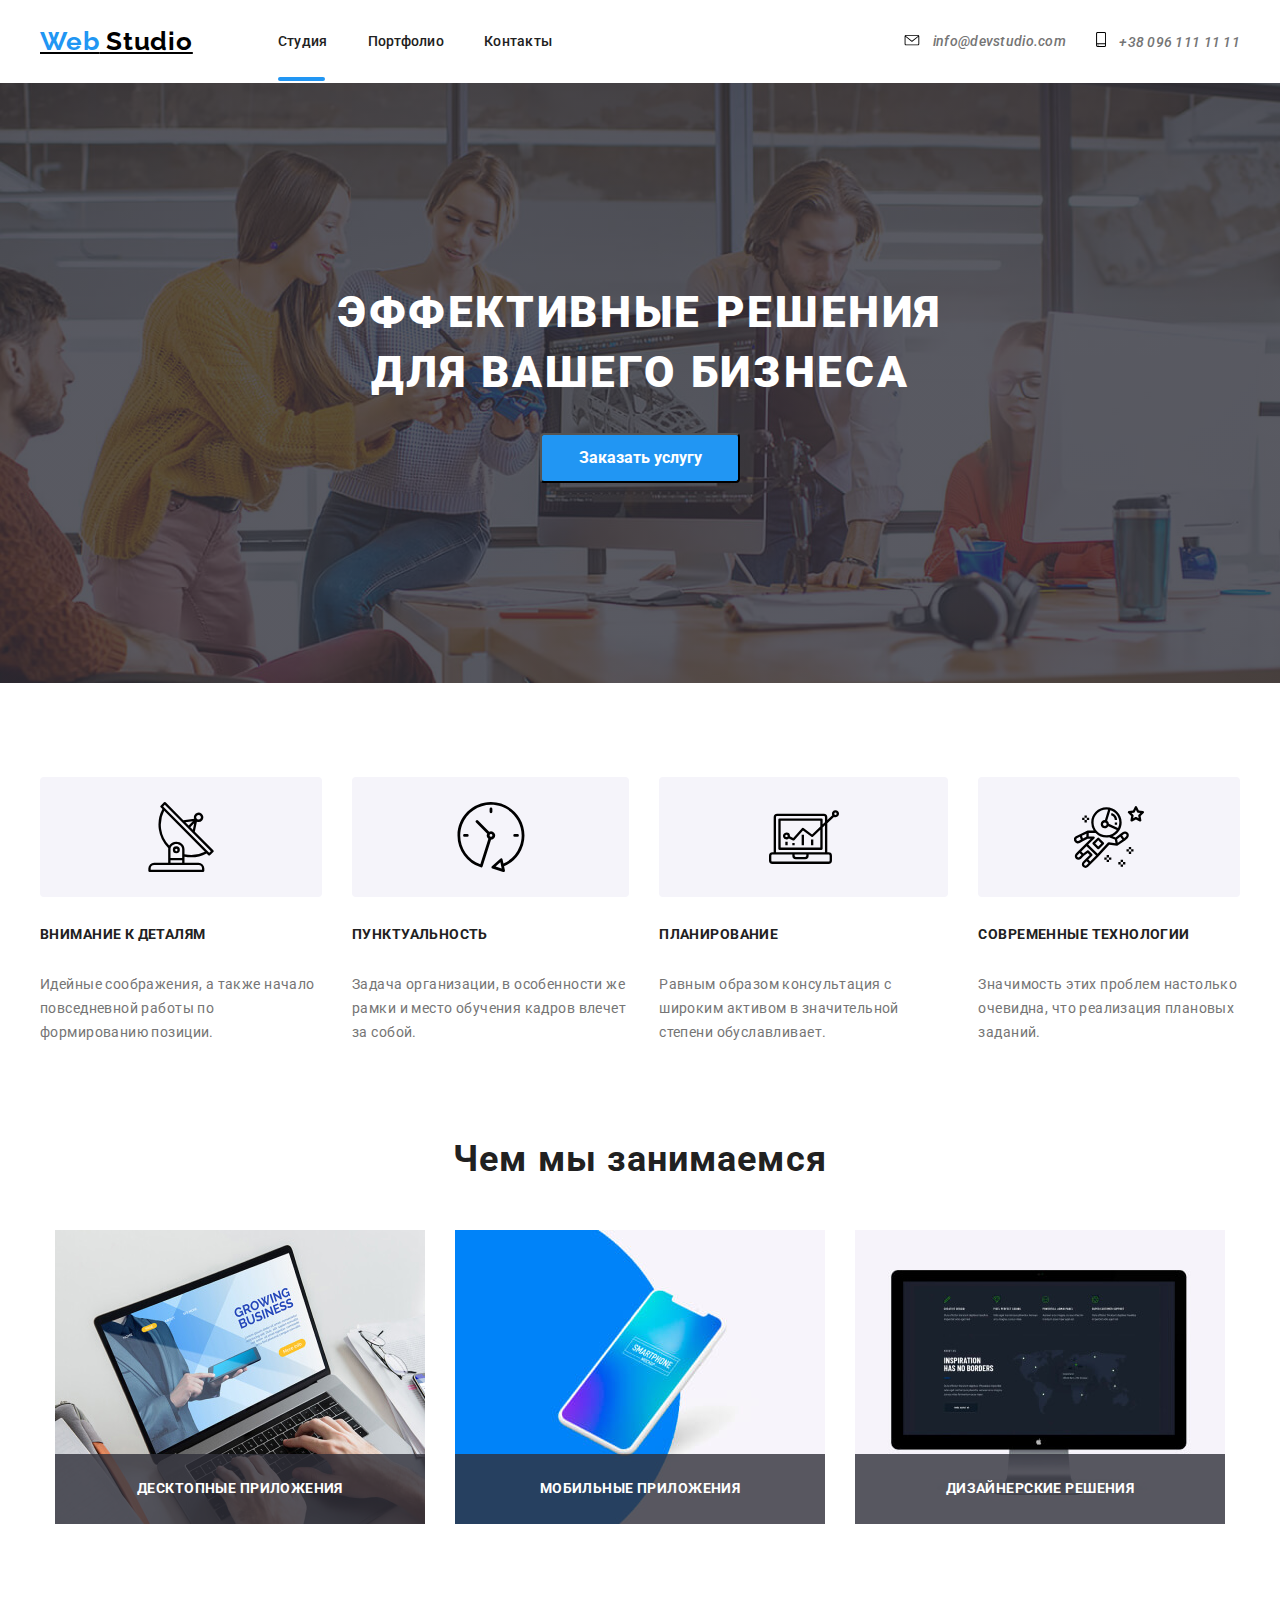
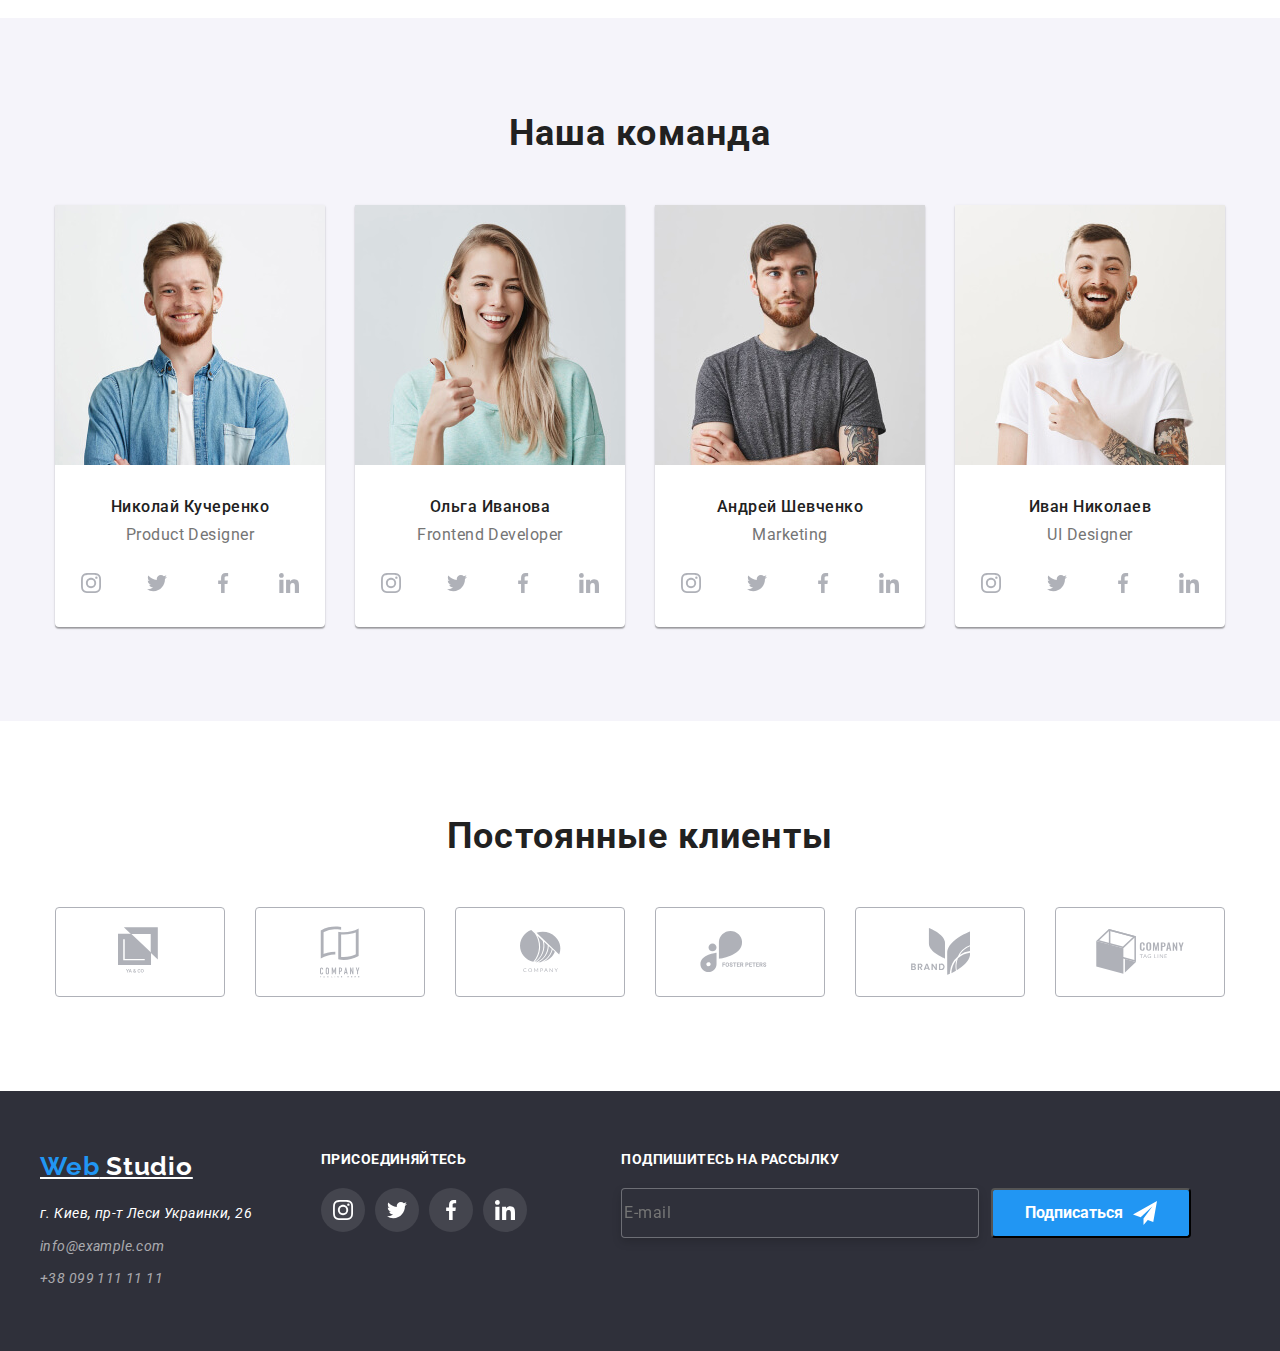
<file: index.html>
<!DOCTYPE html>
<html lang="ru">
<head>
    <meta charset="UTF-8">
    <meta name="viewport" content="width=device-width, initial-scale=1.0">
    <title lang="en">Web Studio</title>
    <link href="https://fonts.googleapis.com/css2?family=Raleway:wght@700&family=Roboto:wght@400;500;700;900&display=swap" rel="stylesheet">
    <link rel="stylesheet" href="./css/main.min.css">
</head>
<body>
    <!-- панель навигации сайта -->
    <header class="header">
        <div class="container">
            <nav class="navigation">
                <a class="logo" href="./index.html" aria-label="Логотип"> <span class="logo-part">Web</span> Studio</a>
                <ul class="navigation-list list">
                    <li class="navigation-list-item">
                        <a class="navigation-list-link link-after-studio link" href="./index.html">Студия</a>
                      </li>
    
                    <li class="navigation-list-item">
                        <a class="navigation-list-link link" href="./portfolio.html">Портфолио</a>
                      </li>
    
                    <li class="navigation-list-item">
                        <a class="navigation-list-link link" href="">Контакты</a>
                      </li>
                </ul>
            </nav> 

            <address class="header-address">
                <ul class="address-menu list">
                    <li class="header-address-main-link">
                        <a class="header-main-link link" href="">
                            <svg class="header-main-link-svg">
                            <use href="./images/sprite.svg#icon-envelope"></use>
                            </svg>
                        info@devstudio.com</a>
                    </li>
                    <li class="header-address-main-tel">                        
                        <a class="header-tel-link link" href="tel:+380961111111">
                            <svg class="header-tel-link-svg">
                            <use href="./images/sprite.svg#icon-smartphone"></use>
                            </svg>
                            +38 096 111 11 11</a>
                    </li>
                </ul>
            </address>
        </div>
    </header>
    <main>
        <!-- hero секция -->
        <section class="hero">
            <div class="container">
                <h1 class="hero-title">Эффективные решения <br> для вашего бизнеса</h1>
                <button class="modal-btn" data-modal-open>Заказать услугу</button>
            </div>

            <div class="backdrop is-hidden" data-modal >
                <form action="#" class="modal-form">
                    <h2 class="modal-form-tittle">Оставьте свои данные, мы вам перезвоним</h2>
                    <button data-modal-close type="button" class="modal-close-btn">
                        <svg class="modal-close-btn-svg">
                            <use href="./images/sprite.svg#icon-close-black"></use>
                        </svg>
                    </button>
                    <div class="modal-form-input-wrapper">
                        <input
                         type="text" 
                         name="user-name" 
                         id="user-modal-name" 
                         class="modal-form-input" 
                         placeholder=" ">
                        <label class="modal-form-lable" for="">Имя*</label>
                        <svg class="modal-form-svg-person">
                            <use href="./images/sprite.svg#icon-person"></use>
                        </svg>
                    </div>

                    <div class="modal-form-input-wrapper">
                        <input
                         type="tel" 
                         name="user-tel" 
                         id="user-modal-tel" 
                         class="modal-form-input" 
                         placeholder=" ">
                        <label class="modal-form-lable" for="">Телефон*</label>
                        <svg class="modal-form-svg-phone">
                            <use href="./images/sprite.svg#icon-e-mail"></use>
                        </svg>
                    </div>

                    <div class="modal-form-input-wrapper">
                        <input
                         type="email" 
                         name="user-email" 
                         id="user-modal-email" 
                         class="modal-form-input" 
                         placeholder=" ">
                        <label class="modal-form-lable" for="">Почта*</label>
                        <svg class="modal-form-svg-e-mail">
                            <use href="./images/sprite.svg#icon-phone"></use>
                        </svg>
                    </div>

                    <textarea name="user-message" class="modal-form-message" placeholder="Комментарий"></textarea>
                    <label class="modal-form-option-label">
                        <input 
                        type="checkbox" 
                        name="policy" 
                        value="accept-policy" 
                        class="modal-form-checkbox">
                        <span class="modal-form-custom-checkbox">
                            <svg class="modal-form-checkbox-svg">
                                <use href="./images/sprite.svg#icon-check"></use>
                            </svg>
                        </span>                        
                        <sapn class="modal-form-option-span">Соглашаюсь с рассылкой и принимаю <a class="modal-form-option-link" href="">Условия договора</a></sapn>
                    </label>

                    <button type="submit" class="modal-form-button">Отправить</button>
                </form>
            </div>

        </section>

        <!-- о нас -->
        <section class="abot-us">
            <div class="container">
                <h2 class="abut-us-title"hidden>О нас</h2>
                <ul class="description-list list">
                    <li class="description-list-item list">
                        <div class="about-us-svg">
                            <svg class="description-list-item-svg">
                                <use href="./images/sprite.svg#icon-antenna"></use>
                            </svg>
                        </div>
                        <h3 class="description-subtitle">Внимание к деталям</h3>
                        <p class="description-list-item text">Идейные соображения, а также начало повседневной работы по формированию позиции.</p>
                    </li>
    
                    <li class="description-list-item list">
                        <div class="about-us-svg">
                            <svg class="description-list-item-svg">
                                <use href="./images/sprite.svg#icon-clock"></use>
                            </svg>
                        </div>
                        <h3 class="description-subtitle">Пунктуальность</h3>
                        <p class="description-list-item text">Задача организации, в особенности же рамки и место обучения кадров влечет за собой.</p>
                    </li>
    
                    <li class="description-list-item list">
                        <div class="about-us-svg">
                            <svg class="description-list-item-svg">
                                <use href="./images/sprite.svg#icon-diagram"></use>
                            </svg>
                        </div>
                        <h3 class="description-subtitle">Планирование</h3>
                        <p class="description-list-item text">Равным образом консультация с широким активом в значительной степени обуславливает.</p>
                    </li>
    
                    <li class="description-list-item list">
                        <div class="about-us-svg">
                            <svg class="description-list-item-svg">
                                <use href="./images/sprite.svg#icon-astronaut"></use>
                            </svg>
                        </div>
                        <h3 class="description-subtitle">Современные технологии</h3>
                        <p class="description-list-item text">Значимость этих проблем настолько очевидна, что реализация плановых заданий.</p>
                    </li>
                </ul>
            </div>
         </section>

        <!-- чем мы занимаемся -->
        <section class="services section">
            <div class="container">
                <h2 class="subtitle">Чем мы занимаемся</h2>
            <ul class="services-list list">
                <li class="services-list-item list">
                    <img class="img" src="./images/what-are-we-doing/img1.jpg" alt="Человек печатает на ноутбуке" width="370" height="294">
                    <div class="caption-overlay">
                        <p class="caption">Десктопные приложения</p>
                    </div>
                </li>

                <li class="services-list-item list">
                    <img class="img" src="./images/what-are-we-doing/img2.jpg" alt="Мобильный телефон" width="370" height="294">
                    <div class="caption-overlay">
                        <p class="caption">Мобильные приложения</p>
                    </div>
                </li>

                <li class="services-list-item list">
                    <img class="img" src="./images/what-are-we-doing/img3.jpg" alt="Монитор компьютера" width="370" height="294">
                    <div class="caption-overlay">
                        <p class="caption">Дизайнерские решения</p>
                    </div>
                </li>
            </ul>
            </div>
        </section>

        <!-- наша команда -->
        <section class="team section">
            <div class="container">
                <h2 class="subtitle">Наша команда</h2>
                <ul class="team-list list">
                    <li class="team-list-item">
                        <img class="team-image" src="./images/team/member1.jpg" alt="Николай Кучеренко" width="270" height="260">
                        <h3 class="team-list-item-subtitle">Николай Кучеренко</h3>
                        <p class="team-position text" lang="en">Product Designer</p>
                        <ul class="social-list list">
                            <li class="social-link-item">
                                <a class="social-list-item-link link" href="" aria-label="иконка инстаграма"> 
                                    <svg class="social-list-item-link-svg">
                                        <use href="./images/sprite.svg#icon-instagram"></use>
                                    </svg>
                                </a>
                            </li>
                            <li class="social-link-item">
                                <a class="social-list-item-link link" href="" aria-label="иконка твитера"> 
                                    <svg class="social-list-item-link-svg">
                                        <use href="./images/sprite.svg#icon-twitter"></use>
                                    </svg>
                                </a>
                            </li>
                            <li class="social-link-item">
                                <a class="social-list-item-link link" href="" aria-label="иконка фейсбука"> 
                                    <svg class="social-list-item-link-svg">
                                        <use href="./images/sprite.svg#icon-facebook"></use>
                                    </svg>
                                </a>
                            </li>
                            <li class="social-link-item"i>
                                <a class="social-list-item-link link" href="" aria-label="иконка линкедина"> 
                                    <svg class="social-list-item-link-svg">
                                        <use href="./images/sprite.svg#icon-linkedin"></use>
                                    </svg>
                                </a>
                            </li>
                        </ul>
                    </li>
    
                    <li class="team-list-item">
                        <img class="team-image" src="./images/team/member2.jpg" alt="Ольга Иванова" width="270" height="260">
                            <h3 class="team-list-item-subtitle">Ольга Иванова</h3>
                            <p class="team-position text" lang="en">Frontend Developer</p>
                            <ul class="social-list list">
                                <li class="social-link-item">
                                    <a class="social-list-item-link link" href="" aria-label="иконка инстаграма"> 
                                        <svg class="social-list-item-link-svg">
                                            <use href="./images/sprite.svg#icon-instagram"></use>
                                        </svg>
                                    </a>
                                </li>
                                <li class="social-link-item">
                                    <a class="social-list-item-link link" href="" aria-label="иконка твитера"> 
                                        <svg class="social-list-item-link-svg">
                                            <use href="./images/sprite.svg#icon-twitter"></use>
                                        </svg>
                                    </a>
                                </li>
                                <li class="social-link-item">
                                    <a class="social-list-item-link link" href="" aria-label="иконка фейсбука"> 
                                        <svg class="social-list-item-link-svg">
                                            <use href="./images/sprite.svg#icon-facebook"></use>
                                        </svg>
                                    </a>
                                </li>
                                <li class="social-link-item"i>
                                    <a class="social-list-item-link link" href="" aria-label="иконка линкедина"> 
                                        <svg class="social-list-item-link-svg">
                                            <use href="./images/sprite.svg#icon-linkedin"></use>
                                        </svg>
                                    </a>
                                </li>
                            </ul>
                    </li>
    
                    <li class="team-list-item">
                        <img class="team-image" src="./images/team/member3.jpg" alt="Андрей Шевченко" width="270" height="260">
                           <h3 class="team-list-item-subtitle">Андрей Шевченко</h3>
                           <p class="team-position text" lang="en">Marketing</p>
                           <ul class="social-list list">
                            <li class="social-link-item">
                                <a class="social-list-item-link link" href="" aria-label="иконка инстаграма"> 
                                    <svg class="social-list-item-link-svg">
                                        <use href="./images/sprite.svg#icon-instagram"></use>
                                    </svg>
                                </a>
                            </li>
                            <li class="social-link-item">
                                <a class="social-list-item-link link" href="" aria-label="иконка твитера"> 
                                    <svg class="social-list-item-link-svg">
                                        <use href="./images/sprite.svg#icon-twitter"></use>
                                    </svg>
                                </a>
                            </li>
                            <li class="social-link-item">
                                <a class="social-list-item-link link" href="" aria-label="иконка фейсбука"> 
                                    <svg class="social-list-item-link-svg">
                                        <use href="./images/sprite.svg#icon-facebook"></use>
                                    </svg>
                                </a>
                            </li>
                            <li class="social-link-item"i>
                                <a class="social-list-item-link link" href="" aria-label="иконка линкедина"> 
                                    <svg class="social-list-item-link-svg">
                                        <use href="./images/sprite.svg#icon-linkedin"></use>
                                    </svg>
                                </a>
                            </li>
                        </ul>
                    </li>
    
                    <li class="team-list-item">
                        <img class="team-image" src="./images/team/member4.jpg" alt="Иван Николаев" width="270" height="260">
                            <h3 class="team-list-item-subtitle">Иван Николаев</h3>
                            <p class="team-position text" lang="en">UI Designer</p>
                            <ul class="social-list list">
                                <li class="social-link-item">
                                    <a class="social-list-item-link link" href="" aria-label="иконка инстаграма"> 
                                        <svg class="social-list-item-link-svg">
                                            <use href="./images/sprite.svg#icon-instagram"></use>
                                        </svg>
                                    </a>
                                </li>
                                <li class="social-link-item">
                                    <a class="social-list-item-link link" href="" aria-label="иконка твитера"> 
                                        <svg class="social-list-item-link-svg">
                                            <use href="./images/sprite.svg#icon-twitter"></use>
                                        </svg>
                                    </a>
                                </li>
                                <li class="social-link-item">
                                    <a class="social-list-item-link link" href="" aria-label="иконка фейсбука"> 
                                        <svg class="social-list-item-link-svg">
                                            <use href="./images/sprite.svg#icon-facebook"></use>
                                        </svg>
                                    </a>
                                </li>
                                <li class="social-link-item">
                                    <a class="social-list-item-link link" href="" aria-label="иконка линкедина"> 
                                        <svg class="social-list-item-link-svg">
                                            <use href="./images/sprite.svg#icon-linkedin"></use>
                                        </svg>
                                    </a>
                                </li>
                            </ul>
                    </li>
                </ul>
            </div>
        </section>

        <!-- постоянные клиенты -->
        <section class="customers section">
            <div class="container">
                <h2 class="subtitle">Постоянные клиенты</h2>
                <ul class="customers-list list">
                    <li class="customers-list-item">
                        <a class="customer" href=""> 
                            <svg class="customer-svg logo-1">
                                <use href="./images/sprite.svg#icon-logo1"></use>
                            </svg>
                        </a>
                    </li>
                    <li class="customers-list-item">
                        <a class="customer" href="">
                            <svg class="customer-svg logo-2">
                                <use href="./images/sprite.svg#icon-logo2"></use>
                            </svg>
                        </a>
                    </li>
                    <li class="customers-list-item">
                        <a class="customer" href=""> 
                            <svg class="customer-svg logo-3">
                                <use href="./images/sprite.svg#icon-logo3"></use>
                            </svg>
                        </a>
                    </li>
                    <li class="customers-list-item">
                        <a class="customer" href=""> 
                            <svg class="customer-svg logo-4">
                                <use href="./images/sprite.svg#icon-logo4"></use>
                            </svg>
                        </a>
                    </li>
                    <li class="customers-list-item">
                        <a class="customer" href=""> 
                            <svg class="customer-svg logo-5">
                            <use href="./images/sprite.svg#icon-logo5"></use>
                        </svg>
                    </a>
                    </li>
                    <li class="customers-list-item">
                        <a class="customer" href="">
                            <svg class="customer-svg logo-6">
                            <use href="./images/sprite.svg#icon-logo6"></use>
                        </svg>
                    </a>
                    </li>
                </ul>
            </div>
        </section>

    </main>
    <footer class="footer">
        <div class="container">
            <div>
                <a class="logo" href="./index.html" aria-label="Логотип"> <span class="logo-part">Web</span> Studio</a>

                    <address class="footer-address">
                        <ul class="footer-list list">
                            <li>
                                <a class="footer-address-list-item link" href="">г. Киев, пр-т Леси Украинки, 26</a>
                            </li>
                            <li>
                                <a class="footer-main-link link" href="">info@example.com</a>
                            </li>
                            <li>
                                <a class="footer-tel-link link" href="tel:+380991111111">+38 099 111 11 11</a>
                            </li>
                        </ul>
                    </address>
            </div>

            <div>
                <b class="caption">присоединяйтесь</b>
                    <ul class="footer-social-list list">
                        <li class="footer-social-list-item">
                            <a class="footer-social-link" href="" aria-label="иконка инстаграма">
                                <svg class="footer-social-link-svg">
                                    <use href="./images/sprite.svg#icon-instagram"></use>
                                </svg> 
                            </a>
                        </li>
                        <li class="footer-social-list-item">
                            <a class="footer-social-link" href="" aria-label="иконка твитера">
                                <svg class="footer-social-link-svg">
                                    <use href="./images/sprite.svg#icon-twitter"></use>
                                </svg>
                            </a>
                        </li>
                        <li class="footer-social-list-item">
                            <a class="footer-social-link" href="" aria-label="иконка фейсбука">
                                <svg class="footer-social-link-svg">
                                    <use href="./images/sprite.svg#icon-facebook"></use>
                                </svg>
                            </a>
                        </li>
                        <li class="footer-social-list-item">
                            <a class="footer-social-link" href="" aria-label="иконка линкедина">
                                <svg class="footer-social-link-svg">
                                    <use href="./images/sprite.svg#icon-linkedin"></use>
                                </svg>
                            </a>
                        </li>
                    </ul>
            </div>

            <div class="footer-button">
                <b class="caption"> Подпишитесь на рассылку</b>

                <form class="contact-form">
                    <input type="email" class="contact-form-input" placeholder="E-mail" name="user-email">
                    
                <button type="submit" class="modal-btn btn-after">Подписаться</button>
                </form>

            </div>
       </div>
    </footer>

    <script src="./js/modal.js"></script>

</body>
</html>
</file>
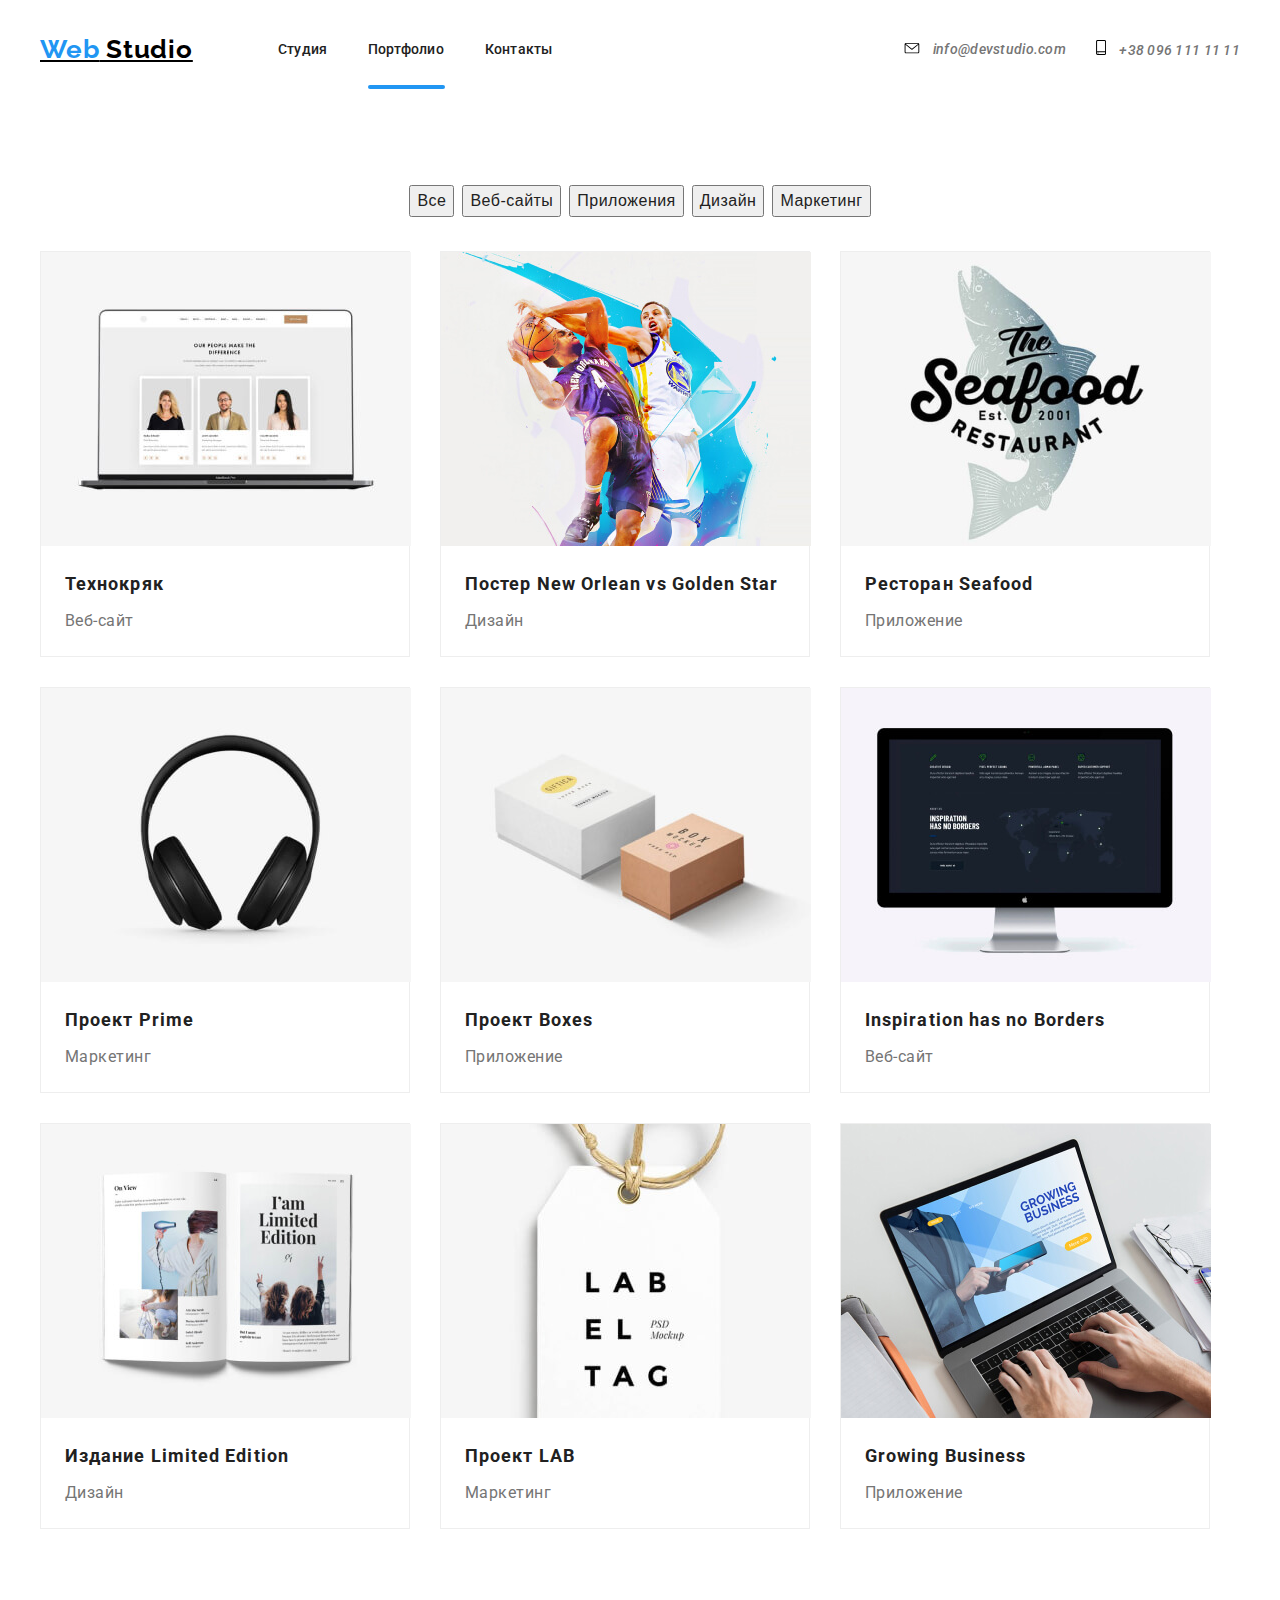
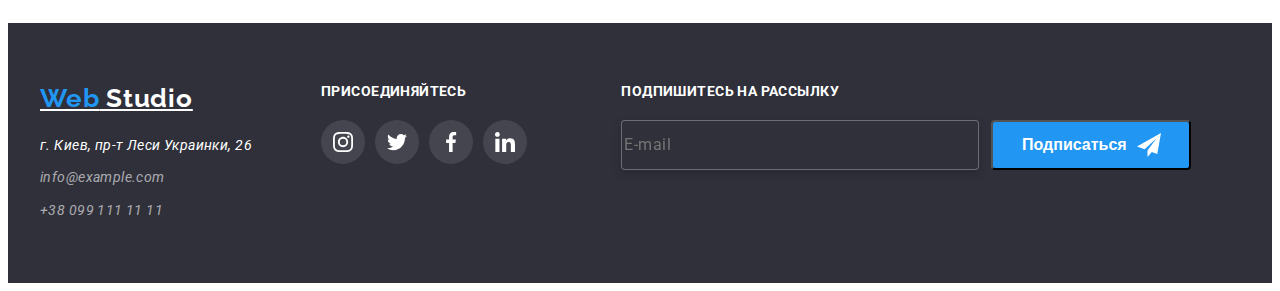
<file: portfolio.html>
<!DOCTYPE html>
<html lang="ru">
<head>
    <meta charset="UTF-8">
    <meta name="viewport" content="width=device-width, initial-scale=1.0">
    <title lang="en">Web Studio</title>
    <link href="https://fonts.googleapis.com/css2?family=Raleway:wght@700&family=Roboto:wght@400;500;700;900&display=swap" rel="stylesheet">
    <link rel="stylesheet" href="./css/portfolio.min.css">
</head>
<body>
 <!-- панель навигации сайта -->
 <header class="header">
    <div class="container">
        <nav class="navigation">
            <a class="logo" href="./index.html" aria-label="Логотип"> <span class="logo-part">Web</span> Studio</a>
            <ul class="navigation-list list">
                <li class="navigation-list-item">
                    <a class="navigation-list-link link" href="./index.html">Студия</a>
                  </li>

                <li class="navigation-list-item">
                    <a class="navigation-list-link link-after-portfolio link" href="./portfolio.html">Портфолио</a>
                  </li>

                <li class="navigation-list-item">
                    <a class="navigation-list-link link" href="">Контакты</a>
                  </li>
            </ul>
        </nav> 

        <address class="header-address">
            <ul class="address-menu list">
                <li class="header-address-main-link">
                    <a class="header-main-link link" href="">
                        <svg class="header-main-link-svg">
                        <use href="./images/sprite.svg#icon-envelope"></use>
                        </svg>
                    info@devstudio.com</a>
                </li>
                <li class="header-address-main-tel">                        
                    <a class="header-tel-link link" href="tel:+380961111111">
                        <svg class="header-tel-link-svg">
                        <use href="./images/sprite.svg#icon-smartphone"></use>
                        </svg>
                        +38 096 111 11 11</a>
                </li>
            </ul>
        </address>
    </div>
</header>

    <main>
        <!-- Портфолио -->
        <div class="container">
            <section class="filter section">
                <h1 hidden> Портфолио</h1>
                <ul class="filer-list list">
                    <li class="filter-list-item"> 
                        <button class="filter-button" type="button">Все</button>
                    </li>
                    <li class="filter-list-item"> 
                        <button class="filter-button" type="button">Веб-сайты</button>
                    </li>
                    <li class="filter-list-item"> 
                        <button class="filter-button" type="button">Приложения</button>
                    </li>
                    <li class="filter-list-item"> 
                        <button class="filter-button" type="button">Дизайн</button>
                    </li>
                    <li class="filter-list-item"> 
                        <button class="filter-button" type="button">Маркетинг</button>
                    </li>
                </ul>
    
                <h2 hidden>Список работ</h2>
                <ul class="work-examples-list list">
                     <li class="work-examples-item">
                        <a class="link" href="">
                            <div class="work-examples-img-wrapper">
                                <img class="work-examples-img img" src="./images/portfolio/portfolio1.jpg" alt="парни играют в баскетбол" width="370" height="294">
                                <div class="portfolio-overlay">
                                    <p class="portfolio-overlay-text">Технокряк это современная площадка распространения коронавируса. Компании используют эту платформу для цифрового шпионажа и атак на защищённые сервера конкурентов.
                                    </p>
                                </div>
                            </div>

                            <div class="work-examples-list-content">
                                <h3 class="headline">Технокряк</h3>
                                <p class="desc">Веб-сайт</p>
                            </div>
                        </a>
                    </li>
                   
                    <li class="work-examples-item">
                        <a class="link" href="">
                            <div class="work-examples-img-wrapper">
                                <img class="work-examples-img img" src="./images/portfolio/portfolio2.jpg" alt="парни играют в баскетбол" width="370" height="294">
                                <div class="portfolio-overlay">
                                    <p class="portfolio-overlay-text">Технокряк это современная площадка распространения коронавируса. Компании используют эту платформу для цифрового шпионажа и атак на защищённые сервера конкурентов.
                                    </p>
                                </div>
                            </div>

                            <div class="work-examples-list-content">
                                <h3 class="headline">Постер New Orlean vs Golden Star</h3>
                                <p class="desc">Дизайн</p>
                            </div>
                        </a>
                    </li>
    
                    <li class="work-examples-item">
                        <a class="link" href="">
                            <div class="work-examples-img-wrapper">
                                <img class="work-examples-img img" src="./images/portfolio/portfolio3.jpg" alt="Логотип ресторана" width="370" height="294">
                                <div class="portfolio-overlay">
                                    <p class="portfolio-overlay-text">Технокряк это современная площадка распространения коронавируса. Компании используют эту платформу для цифрового шпионажа и атак на защищённые сервера конкурентов.
                                    </p>
                                </div>                                
                            </div>
                            
                            <div class="work-examples-list-content">
                                <h3 class="headline">Ресторан Seafood</h3>
                                <p class="desc">Приложение</p>
                            </div>
                        </a>
                    </li>
    
                    <li class="work-examples-item">
                        <a class="link" href="">
                            <div class="work-examples-img-wrapper">
                                <img class="work-examples-img img" src="./images/portfolio/portfolio4.jpg" alt="Наушники" width="370" height="294">
                                <div class="portfolio-overlay">
                                    <p class="portfolio-overlay-text">Технокряк это современная площадка распространения коронавируса. Компании используют эту платформу для цифрового шпионажа и атак на защищённые сервера конкурентов.
                                    </p>
                                </div>                                  
                            </div>

                            <div class="work-examples-list-content">
                                <h3 class="headline">Проект Prime</h3>
                                <p class="desc">Маркетинг</p>
                            </div>
                        </a>
                    </li>
    
                    <li class="work-examples-item">
                        <a class="link" href="">
                            <div class="work-examples-img-wrapper">
                                <img class="work-examples-img img" src="./images/portfolio/portfolio5.jpg" alt="Коробочки" width="370" height="294">
                                <div class="portfolio-overlay">
                                    <p class="portfolio-overlay-text">Технокряк это современная площадка распространения коронавируса. Компании используют эту платформу для цифрового шпионажа и атак на защищённые сервера конкурентов.
                                    </p>
                                </div>                                 
                            </div>

                            <div class="work-examples-list-content">
                                <h3 class="headline">Проект Boxes</h3>
                                <p class="desc">Приложение</p>
                            </div>
                        </a>
                    </li>
    
                    <li class="work-examples-item">
                        <a class="link" href="">
                            <div class="work-examples-img-wrapper">
                                <img class="work-examples-img img" src="./images/portfolio/portfolio6.jpg" alt="Монитор компьютера" width="370" height="294">
                                <div class="portfolio-overlay">
                                    <p class="portfolio-overlay-text">Технокряк это современная площадка распространения коронавируса. Компании используют эту платформу для цифрового шпионажа и атак на защищённые сервера конкурентов.
                                    </p>
                                </div>                                 
                            </div>

                            <div class="work-examples-list-content">
                                <h3 class="headline">Inspiration has no Borders</h3>
                                <p class="desc">Веб-сайт</p>
                            </div>
                        </a>
                    </li>
    
                    <li class="work-examples-item">
                        <a class="link" href="">
                            <div class="work-examples-img-wrapper">
                                <img class="work-examples-img img" src="./images/portfolio/portfolio7.jpg" alt="Книга с картинками" width="370" height="294">
                                <div class="portfolio-overlay">
                                    <p class="portfolio-overlay-text">Технокряк это современная площадка распространения коронавируса. Компании используют эту платформу для цифрового шпионажа и атак на защищённые сервера конкурентов.
                                    </p>
                                </div> 
                            </div>

                            <div class="work-examples-list-content">
                                <h3 class="headline">Издание Limited Edition</h3>
                                <p class="desc">Дизайн</p>
                            </div>
                        </a>
                    </li>
    
                    <li class="work-examples-item">
                        <a class="link" href="">
                            <div class="work-examples-img-wrapper">
                                <img class="work-examples-img img" src="./images/portfolio/portfolio8.jpg" alt="Бирка" width="370" height="294">
                                <div class="portfolio-overlay">
                                    <p class="portfolio-overlay-text">Технокряк это современная площадка распространения коронавируса. Компании используют эту платформу для цифрового шпионажа и атак на защищённые сервера конкурентов.
                                    </p>
                                </div> 
                            </div>

                            <div class="work-examples-list-content">
                                <h3 class="headline">Проект LAB</h3>
                                <p class="desc">Маркетинг</p>
                            </div>
                        </a>
                    </li>
    
                    <li class="work-examples-item">
                        <a class="link" href="">
                            <div class="work-examples-img-wrapper">
                                <img class="work-examples-img img" src="./images/portfolio/portfolio9.jpg" alt="Человек печатает на ноутбуке" width="370" height="294">
                                <div class="portfolio-overlay">
                                    <p class="portfolio-overlay-text">Технокряк это современная площадка распространения коронавируса. Компании используют эту платформу для цифрового шпионажа и атак на защищённые сервера конкурентов.
                                    </p>
                                </div> 
                            </div>

                            <div class="work-examples-list-content">
                                <h3 class="headline">Growing Business</h3>
                                <p class="desc">Приложение</p>
                            </div>
                        </a>
                    </li>
                </ul>
            </section>
        </div>

    </main>
    <footer class="footer">
        <div class="container">
            <div>
                <a class="logo" href="./index.html" aria-label="Логотип"> <span class="logo-part">Web</span> Studio</a>

                    <address class="footer-address">
                        <ul class="footer-list list">
                            <li>
                                <a class="footer-address-list-item link" href="">г. Киев, пр-т Леси Украинки, 26</a>
                            </li>
                            <li>
                                <a class="footer-main-link link" href="">info@example.com</a>
                            </li>
                            <li>
                                <a class="footer-tel-link link" href="tel:+380991111111">+38 099 111 11 11</a>
                            </li>
                        </ul>
                    </address>
            </div>

            <div>
                <b class="caption">присоединяйтесь</b>
                    <ul class="footer-social-list list">
                        <li class="footer-social-list-item">
                            <a class="footer-social-link" href="" aria-label="иконка инстаграма">
                                <svg class="footer-social-link-svg">
                                    <use href="./images/sprite.svg#icon-instagram"></use>
                                </svg> 
                            </a>
                        </li>
                        <li class="footer-social-list-item">
                            <a class="footer-social-link" href="" aria-label="иконка твитера">
                                <svg class="footer-social-link-svg">
                                    <use href="./images/sprite.svg#icon-twitter"></use>
                                </svg>
                            </a>
                        </li>
                        <li class="footer-social-list-item">
                            <a class="footer-social-link" href="" aria-label="иконка фейсбука">
                                <svg class="footer-social-link-svg">
                                    <use href="./images/sprite.svg#icon-facebook"></use>
                                </svg>
                            </a>
                        </li>
                        <li class="footer-social-list-item">
                            <a class="footer-social-link" href="" aria-label="иконка линкедина">
                                <svg class="footer-social-link-svg">
                                    <use href="./images/sprite.svg#icon-linkedin"></use>
                                </svg>
                            </a>
                        </li>
                    </ul>
            </div>

            <div class="footer-button">
                <b class="caption"> Подпишитесь на рассылку</b>

                <form class="contact-form">
                    <input type="email" class="contact-form-input" placeholder="E-mail" name="user-email">
                    
                <button type="submit" class="modal-btn btn-after">Подписаться</button>
                </form>

            </div>
       </div>
    </footer>
</body>
</html>
</file>
<file: css/main.min.css>
/*
* Prefixed by https://autoprefixer.github.io
* PostCSS: v7.0.29,
* Autoprefixer: v9.7.6
* Browsers: last 4 version
*/

/*! normalize.css v8.0.1 | MIT License | github.com/necolas/normalize.css */html{line-height:1.15;-webkit-text-size-adjust:100%}body{margin:0}main{display:block}h1{font-size:2em;margin:0.67em 0}hr{-webkit-box-sizing:content-box;box-sizing:content-box;height:0;overflow:visible}pre{font-family:monospace, monospace;font-size:1em}a{background-color:transparent}abbr[title]{border-bottom:none;text-decoration:underline;-webkit-text-decoration:underline dotted;text-decoration:underline dotted}b,strong{font-weight:bolder}code,kbd,samp{font-family:monospace, monospace;font-size:1em}small{font-size:80%}sub,sup{font-size:75%;line-height:0;position:relative;vertical-align:baseline}sub{bottom:-0.25em}sup{top:-0.5em}img{border-style:none}button,input,optgroup,select,textarea{font-family:inherit;font-size:100%;line-height:1.15;margin:0}button,input{overflow:visible}button,select{text-transform:none}button,[type="button"],[type="reset"],[type="submit"]{-webkit-appearance:button}button::-moz-focus-inner,[type="button"]::-moz-focus-inner,[type="reset"]::-moz-focus-inner,[type="submit"]::-moz-focus-inner{border-style:none;padding:0}button:-moz-focusring,[type="button"]:-moz-focusring,[type="reset"]:-moz-focusring,[type="submit"]:-moz-focusring{outline:1px dotted ButtonText}fieldset{padding:0.35em 0.75em 0.625em}legend{-webkit-box-sizing:border-box;box-sizing:border-box;color:inherit;display:table;max-width:100%;padding:0;white-space:normal}progress{vertical-align:baseline}textarea{overflow:auto}[type="checkbox"],[type="radio"]{-webkit-box-sizing:border-box;box-sizing:border-box;padding:0}[type="number"]::-webkit-inner-spin-button,[type="number"]::-webkit-outer-spin-button{height:auto}[type="search"]{-webkit-appearance:textfield;outline-offset:-2px}[type="search"]::-webkit-search-decoration{-webkit-appearance:none}::-webkit-file-upload-button{-webkit-appearance:button;font:inherit}details{display:block}summary{display:list-item}template{display:none}[hidden]{display:none}.logo,.logo-part{font-family:"Raleway",sans-serif;font-weight:bold;font-size:26px;line-height:1.19;letter-spacing:0.03em}.navigation-list-link,.header-main-link,.header-tel-link{font-family:"Roboto",sans-serif;font-weight:500;font-size:14px;line-height:1.14;letter-spacing:0.02em;color:#757575;-webkit-transition:color 250ms cubic-bezier(0.4, 0, 0.2, 1);-o-transition:color 250ms cubic-bezier(0.4, 0, 0.2, 1);transition:color 250ms cubic-bezier(0.4, 0, 0.2, 1)}.footer-tel-link,.footer-main-link{font-weight:400;font-size:14px;line-height:1.71;letter-spacing:0.03em;color:rgba(255,255,255,0.6)}body{font-family:"Roboto",sans-serif;font-size:14px;background-color:#fff;color:#757575}.link{text-decoration:none}.list{list-style:none;margin:0;padding:0}.img{display:block}.container{width:1200px;padding-left:15px;padding-right:15px;margin-left:auto;margin-right:auto}.modal-btn{display:block;margin-left:auto;margin-right:auto;width:200px;height:50px;background:#2196F3;color:#fff;border-radius:4px;font-weight:700;font-size:16px;line-height:1.87;-webkit-transition:all 250ms cubic-bezier(0.4, 0, 0.2, 1);-o-transition:all 250ms cubic-bezier(0.4, 0, 0.2, 1);transition:all 250ms cubic-bezier(0.4, 0, 0.2, 1)}.modal-btn:hover,.modal-btn:focus{background:#188CE8;-webkit-box-shadow:0px 4px 4px rgba(0,0,0,0.15);box-shadow:0px 4px 4px rgba(0,0,0,0.15);border-radius:4px}.backdrop{position:fixed;left:0;top:0;z-index:100;display:-webkit-box;display:-ms-flexbox;display:flex;-webkit-box-pack:center;-ms-flex-pack:center;justify-content:center;-webkit-box-align:center;-ms-flex-align:center;align-items:center;width:100%;height:100%;background-color:rgba(0,0,0,0.2)}.modal-form{position:relative;width:528px;display:-webkit-box;display:-ms-flexbox;display:flex;-webkit-box-orient:vertical;-webkit-box-direction:normal;-ms-flex-direction:column;flex-direction:column;-webkit-box-align:center;-ms-flex-align:center;align-items:center;background-color:#fff;-webkit-box-shadow:0px 1px 3px rgba(0,0,0,0.12),0px 1px 1px rgba(0,0,0,0.14),0px 2px 1px rgba(0,0,0,0.2);box-shadow:0px 1px 3px rgba(0,0,0,0.12),0px 1px 1px rgba(0,0,0,0.14),0px 2px 1px rgba(0,0,0,0.2);border-radius:4px}.modal-form-tittle{font-weight:bold;font-size:20px;line-height:1.15;text-align:center;letter-spacing:0.03em;color:#212121;margin-bottom:30px}.modal-close-btn{position:absolute;top:8px;right:8px;width:30px;height:30px;border-radius:50%;background-color:transparent;background-color:#fff;border:1px solid rgba(0,0,0,0.1);-webkit-box-sizing:border-box;box-sizing:border-box;cursor:pointer}.modal-close-btn-svg{position:absolute;top:14px;right:14px;width:18px;height:18px;-webkit-transform:translate(50%, -50%);-ms-transform:translate(50%, -50%);transform:translate(50%, -50%);-webkit-transition:fill 250ms cubic-bezier(0.4, 0, 0.2, 1);-o-transition:fill 250ms cubic-bezier(0.4, 0, 0.2, 1);transition:fill 250ms cubic-bezier(0.4, 0, 0.2, 1)}.modal-close-btn-svg:hover{fill:#2196F3}.modal-form-input-wrapper{position:relative;margin-bottom:28px}.modal-form-input{height:40px;padding-left:42px}.modal-form-input:focus+.modal-form-lable,.modal-form-input:not(:placeholder-shown)+.modal-form-lable{-webkit-transform:translate(-19px, -42px);-ms-transform:translate(-19px, -42px);transform:translate(-19px, -42px);color:#2196F3}.modal-form-input:focus ~ .modal-form-svg-person,.modal-form-input:focus ~ .modal-form-svg-phone,.modal-form-input:focus ~ .modal-form-svg-e-mail{fill:#2196F3}.modal-form-message{height:120px;padding-top:12px;padding-right:16px;padding-bottom:12px;padding-left:16px;margin-bottom:20px;resize:none}.modal-form-message:focus::-webkit-input-placeholder{color:#2196F3}.modal-form-message:focus::-moz-placeholder{color:#2196F3}.modal-form-message:focus:-ms-input-placeholder{color:#2196F3}.modal-form-message:focus::-ms-input-placeholder{color:#2196F3}.modal-form-message:focus::placeholder{color:#2196F3}.modal-form-input,.modal-form-message{display:block;width:448px;font-family:"Roboto",sans-serif;font-weight:400;font-size:14px;line-height:1.14;letter-spacing:0.01em;background-color:transparent;border:1px solid rgba(33,33,33,0.2);-webkit-box-sizing:border-box;box-sizing:border-box;border-radius:4px;cursor:pointer;-webkit-transition:all 250ms cubic-bezier(0.4, 0, 0.2, 1);-o-transition:all 250ms cubic-bezier(0.4, 0, 0.2, 1);transition:all 250ms cubic-bezier(0.4, 0, 0.2, 1)}.modal-form-input:focus,.modal-form-message:focus,.modal-form-input:not(:placeholder-shown),.modal-form-message:not(:placeholder-shown){outline:none;border-color:#2196F3}.modal-form-lable{position:absolute;top:50%;left:42px;-webkit-transform:translateY(-50%);-ms-transform:translateY(-50%);transform:translateY(-50%);font-family:"Roboto",sans-serif;font-weight:700;font-size:14px;line-height:1.15;letter-spacing:0.01em;color:#757575;-webkit-transition:all 250ms cubic-bezier(0.4, 0, 0.2, 1);-o-transition:all 250ms cubic-bezier(0.4, 0, 0.2, 1);transition:all 250ms cubic-bezier(0.4, 0, 0.2, 1)}.modal-form-option-label{display:-webkit-box;display:-ms-flexbox;display:flex;-webkit-box-align:center;-ms-flex-align:center;align-items:center;margin-bottom:30px}.modal-form-svg-person{position:absolute;top:50%;left:19px;width:12px;height:12px;-webkit-transform:translateY(-50%);-ms-transform:translateY(-50%);transform:translateY(-50%)}.modal-form-svg-phone{position:absolute;top:50%;left:19px;width:13px;height:13px;-webkit-transform:translateY(-50%);-ms-transform:translateY(-50%);transform:translateY(-50%)}.modal-form-svg-e-mail{position:absolute;top:50%;left:19px;width:15px;height:12px;-webkit-transform:translateY(-50%);-ms-transform:translateY(-50%);transform:translateY(-50%)}.modal-form-checkbox{position:absolute;width:1px;height:1px;margin:-1px;border:0;padding:0;clip:rect(0 0 0 0);overflow:hidden}.modal-form-checkbox:checked+.modal-form-custom-checkbox{border-color:#2196F3;background-color:#2196F3;background-origin:border-box}.modal-form-custom-checkbox{position:relative;display:inline-block;width:16px;height:15px;border:2px solid #212121;border-radius:2px;margin-right:8.4px;-webkit-transition:all 250ms cubic-bezier(0.4, 0, 0.2, 1);-o-transition:all 250ms cubic-bezier(0.4, 0, 0.2, 1);transition:all 250ms cubic-bezier(0.4, 0, 0.2, 1)}.modal-form-checkbox-svg{width:15px;height:15px}.modal-form-option-span{font-family:"Roboto",sans-serif;font-weight:400;font-size:14px;line-height:1.71;letter-spacing:0.03em;color:#757575}.modal-form-option-link{color:#2196F3}.modal-form-button{display:block;margin-left:auto;margin-right:auto;width:200px;height:50px;background:#2196F3;color:#fff;border-radius:4px;font-weight:700;font-size:16px;line-height:1.87;-webkit-transition:all 250ms cubic-bezier(0.4, 0, 0.2, 1);-o-transition:all 250ms cubic-bezier(0.4, 0, 0.2, 1);transition:all 250ms cubic-bezier(0.4, 0, 0.2, 1);margin-bottom:40px;cursor:pointer}.modal-form-button:hover,.modal-form-button:focus{background:#188CE8;-webkit-box-shadow:0px 4px 4px rgba(0,0,0,0.15);box-shadow:0px 4px 4px rgba(0,0,0,0.15);border-radius:4px}.is-hidden{opacity:0;visibility:hidden;pointer-events:none;-webkit-transform:translateY(100%);-ms-transform:translateY(100%);transform:translateY(100%)}.subtitle{font-weight:700;font-size:36px;line-height:1.17;text-align:center;letter-spacing:0.03em;color:#212121;margin-top:0px;margin-bottom:50px}.caption{margin:0;font-weight:700;font-size:14px;line-height:1.14;letter-spacing:0.03em;text-transform:uppercase;color:#fff}.header .container{display:-webkit-box;display:-ms-flexbox;display:flex;-webkit-box-pack:justify;-ms-flex-pack:justify;justify-content:space-between}.navigation{display:-webkit-box;display:-ms-flexbox;display:flex;-webkit-box-align:center;-ms-flex-align:center;align-items:center}.navigation-list{display:-webkit-box;display:-ms-flexbox;display:flex}.logo{color:#000000;margin-right:85px}.logo-part{color:#2196F3}.navigation-list-item:not(:last-child){margin-right:40px}.navigation-list-link{display:block;padding-top:32px;color:#212121;-webkit-transition:color 250ms cubic-bezier(0.4, 0, 0.2, 1);-o-transition:color 250ms cubic-bezier(0.4, 0, 0.2, 1);transition:color 250ms cubic-bezier(0.4, 0, 0.2, 1)}.navigation-list-link:not(:first-child){padding-bottom:32px}.navigation-list-link:hover,.navigation-list-link:focus{color:#2196F3}.link-after-studio::after{display:block;content:"";width:47px;height:4px;background:#2196F3;border-radius:2px;margin-top:28px}.address-menu{display:-webkit-box;display:-ms-flexbox;display:flex;-webkit-box-align:center;-ms-flex-align:center;align-items:center}.header-main-link{display:block;padding-top:32px;padding-bottom:32px;margin-right:30px}.header-main-link:hover,.header-main-link:focus{color:#2196F3}.header-main-link:hover .header-main-link-svg,.header-main-link:focus .header-main-link-svg{fill:#2196F3}.header-main-link-svg{width:16px;height:11px;margin-right:10px;-webkit-transition:fill 250ms cubic-bezier(0.4, 0, 0.2, 1);-o-transition:fill 250ms cubic-bezier(0.4, 0, 0.2, 1);transition:fill 250ms cubic-bezier(0.4, 0, 0.2, 1)}.header-tel-link{display:block;padding-top:32px;padding-bottom:32px}.header-tel-link:hover,.header-tel-link:focus{color:#2196F3}.header-tel-link:hover .header-tel-link-svg,.header-tel-link:focus .header-tel-link-svg{fill:#2196F3}.header-tel-link-svg{width:10px;height:15px;margin-right:10px;-webkit-transition:fill 250ms cubic-bezier(0.4, 0, 0.2, 1);-o-transition:fill 250ms cubic-bezier(0.4, 0, 0.2, 1);transition:fill 250ms cubic-bezier(0.4, 0, 0.2, 1)}.header-address-main-link,.header-address-main-tel{display:-webkit-box;display:-ms-flexbox;display:flex;-webkit-box-align:center;-ms-flex-align:center;align-items:center}.hero{max-width:1600px;height:600px;margin:auto;background-image:-webkit-gradient(linear, left top, left bottom, from(rgba(47,48,58,0.8)), to(rgba(47,48,58,0.8))),url(../images/hero/heroimg.jpg);background-image:-o-linear-gradient(top, rgba(47,48,58,0.8), rgba(47,48,58,0.8)),url(../images/hero/heroimg.jpg);background-image:linear-gradient(to bottom, rgba(47,48,58,0.8), rgba(47,48,58,0.8)),url(../images/hero/heroimg.jpg);background-repeat:no-repeat;background-position:center;background-size:cover}.hero .container{display:block;padding-top:200px;padding-bottom:280px}.hero-title{font-family:"Roboto",sans-serif;font-weight:900;font-size:44px;line-height:1.36;text-align:center;letter-spacing:0.06em;text-transform:uppercase;color:#fff;margin-top:0;margin-bottom:30px}.abot-us{padding-top:94px}.abut-us-title{margin:0}.description-list{display:-webkit-box;display:-ms-flexbox;display:flex;-webkit-box-pack:justify;-ms-flex-pack:justify;justify-content:space-between}.about-us-svg{display:-webkit-box;display:-ms-flexbox;display:flex;-webkit-box-pack:center;-ms-flex-pack:center;justify-content:center;-webkit-box-align:center;-ms-flex-align:center;align-items:center;height:120px;background:#F5F4FA;border-radius:4px;margin-right:0}.description-list-item-svg{width:70px;height:70px}.description-subtitle{font-weight:700;font-size:14px;line-height:1.14;letter-spacing:0.03em;text-transform:uppercase;color:#212121;margin-top:30px;margin-bottom:30px}.description-list-item{margin:0;font-weight:normal;font-size:14px;line-height:1.7;letter-spacing:0.03em}.description-list-item:not(:last-child){margin-right:30px}.text{color:#757575}.section{padding-top:94px;padding-bottom:94px}.services{padding-bottom:94px}.services-list{display:-webkit-box;display:-ms-flexbox;display:flex;-webkit-box-pack:center;-ms-flex-pack:center;justify-content:center}.services-list .caption{display:block;text-align:center;padding:27px 82px}.services-list-item{position:relative}.services-list-item:not(:last-child){margin-right:30px}.caption-overlay{position:absolute;width:100%;height:70px;left:0;bottom:0;background:rgba(47,48,58,0.8)}.team{background-color:#F5F4FA;padding-top:94px;padding-bottom:94px}.team-list{display:-webkit-box;display:-ms-flexbox;display:flex;-webkit-box-pack:center;-ms-flex-pack:center;justify-content:center}.team-list-item{width:270px;height:422px;background-color:#fff;-webkit-box-shadow:0px 2px 1px rgba(0,0,0,0.2),0px 1px 1px rgba(0,0,0,0.14),0px 1px 3px rgba(0,0,0,0.12);box-shadow:0px 2px 1px rgba(0,0,0,0.2),0px 1px 1px rgba(0,0,0,0.14),0px 1px 3px rgba(0,0,0,0.12);border-radius:0px 0px 4px 4px}.team-list-item:not(:last-child){margin-right:30px}.team-image{margin-bottom:30px}.team-list-item-subtitle{font-weight:500;font-size:16px;line-height:1.18;text-align:center;letter-spacing:0.03em;color:#212121;margin-top:0px;margin-bottom:10px}.team-position{font-weight:400;font-size:16px;line-height:1.18;text-align:center;letter-spacing:0.03em;margin-top:0px;margin-bottom:16px}.social-list{display:-webkit-box;display:-ms-flexbox;display:flex;-webkit-box-pack:center;-ms-flex-pack:center;justify-content:center;max-width:270px;margin-left:auto;margin-right:auto}.social-list-item-link{display:-webkit-box;display:-ms-flexbox;display:flex;-webkit-box-pack:center;-ms-flex-pack:center;justify-content:center;-webkit-box-align:center;-ms-flex-align:center;align-items:center;width:44px;height:44px;border-radius:50%;background-color:#fff;-webkit-transition:background-color 250ms cubic-bezier(0.4, 0, 0.2, 1);-o-transition:background-color 250ms cubic-bezier(0.4, 0, 0.2, 1);transition:background-color 250ms cubic-bezier(0.4, 0, 0.2, 1)}.social-list-item-link:hover,.social-list-item-link:focus{background-color:#2196F3}.social-list-item-link:hover .social-list-item-link-svg,.social-list-item-link:focus .social-list-item-link-svg{fill:#fff}.social-link-item:not(:last-child){margin-right:22px}.social-list-item-link-svg{width:20px;height:20px;fill:#AFB1B8;-webkit-transition:fill 250ms cubic-bezier(0.4, 0, 0.2, 1);-o-transition:fill 250ms cubic-bezier(0.4, 0, 0.2, 1);transition:fill 250ms cubic-bezier(0.4, 0, 0.2, 1)}.customers{padding-top:94px;padding-bottom:94px}.customers-list{display:-webkit-box;display:-ms-flexbox;display:flex;-webkit-box-pack:center;-ms-flex-pack:center;justify-content:center}.customers-list-item:not(:last-child){margin-right:30px}.customer{display:-webkit-box;display:-ms-flexbox;display:flex;-webkit-box-pack:center;-ms-flex-pack:center;justify-content:center;-webkit-box-align:center;-ms-flex-align:center;align-items:center;width:170px;height:90px;border:1px solid #AFB1B8;-webkit-box-sizing:border-box;box-sizing:border-box;border-radius:4px;-webkit-transition:color 250ms cubic-bezier(0.4, 0, 0.2, 1);-o-transition:color 250ms cubic-bezier(0.4, 0, 0.2, 1);transition:color 250ms cubic-bezier(0.4, 0, 0.2, 1)}.customer:hover,.customer:focus{border:1px solid #2196F3}.customer:hover .customer-svg,.customer:focus .customer-svg{fill:#2196F3}.customer-svg{fill:#AFB1B8;-webkit-transition:fill 250ms cubic-bezier(0.4, 0, 0.2, 1);-o-transition:fill 250ms cubic-bezier(0.4, 0, 0.2, 1);transition:fill 250ms cubic-bezier(0.4, 0, 0.2, 1)}.logo-1{width:44px;height:49px}.logo-2{width:40px;height:52px}.logo-3{width:41px;height:42.5px}.logo-4{width:79.6px;height:42px}.logo-5{width:59px;height:47px}.logo-6{width:88.5px;height:45.4px}.footer{background-color:#2F303A;padding-top:60px;padding-bottom:60px}.footer .container{display:-webkit-box;display:-ms-flexbox;display:flex}.footer .logo{display:block;color:#fff;margin-bottom:20px;margin-right:0px}.footer .caption{display:inline-block;margin-bottom:20px;margin-right:155px}.footer-address{margin-right:69px}.footer-address-list-item{display:block;font-weight:400;font-size:14px;line-height:1.71;letter-spacing:0.03em;color:#fff;margin-bottom:9px}.footer-main-link{display:block;padding-bottom:9px}.footer-social-list{display:-webkit-box;display:-ms-flexbox;display:flex}.footer-social-list-item:not(:last-child){margin-right:10px}.footer-social-link{display:-webkit-box;display:-ms-flexbox;display:flex;-webkit-box-pack:center;-ms-flex-pack:center;justify-content:center;-webkit-box-align:center;-ms-flex-align:center;align-items:center;width:44px;height:44px;border-radius:50%;background-color:rgba(255,255,255,0.1);-webkit-transition:all 250ms cubic-bezier(0.4, 0, 0.2, 1);-o-transition:all 250ms cubic-bezier(0.4, 0, 0.2, 1);transition:all 250ms cubic-bezier(0.4, 0, 0.2, 1)}.footer-social-link:hover,.footer-social-link:focus{background-color:#2196F3}.footer-social-link-svg{width:20px;height:20px;fill:#fff}.footer-button .caption{margin-right:0px}.contact-form{display:-webkit-box;display:-ms-flexbox;display:flex;-webkit-box-pack:content;-ms-flex-pack:content;justify-content:content}.contact-form-input{width:358px;height:50px;font-family:"Roboto",sans-serif;font-style:normal;font-weight:normal;font-size:16px;line-height:1.25;letter-spacing:0.03em;color:rgba(255,255,255,0.6);border:1px solid rgba(255,255,255,0.3);-webkit-box-sizing:border-box;box-sizing:border-box;-webkit-filter:drop-shadow(0px 4px 4px rgba(0,0,0,0.15));filter:drop-shadow(0px 4px 4px rgba(0,0,0,0.15));border-radius:4px;background:#2F303A;margin-right:12px;-webkit-transition:color 250ms cubic-bezier(0.4, 0, 0.2, 1);-o-transition:color 250ms cubic-bezier(0.4, 0, 0.2, 1);transition:color 250ms cubic-bezier(0.4, 0, 0.2, 1)}.contact-form-input:hover,.contact-form-input:focus{outline:none;border-color:#fff;color:#fff}.contact-form-input:hover::-webkit-input-placeholder, .contact-form-input:focus::-webkit-input-placeholder{color:#fff}.contact-form-input:hover::-moz-placeholder, .contact-form-input:focus::-moz-placeholder{color:#fff}.contact-form-input:hover:-ms-input-placeholder, .contact-form-input:focus:-ms-input-placeholder{color:#fff}.contact-form-input:hover::-ms-input-placeholder, .contact-form-input:focus::-ms-input-placeholder{color:#fff}.contact-form-input:hover::placeholder,.contact-form-input:focus::placeholder{color:#fff}.contact-form-input:not(:placeholder-shown){border-color:#fff}.btn-after::after{display:inline-block;content:"";width:24px;height:24px;background-image:url(../images/footer-social-link/icon-send.svg);background-repeat:no-repeat;margin-left:10px;vertical-align:middle}
</file>
<file: css/portfolio.min.css>
.logo,.logo-part{font-family:"Raleway",sans-serif;font-weight:bold;font-size:26px;line-height:1.19;letter-spacing:0.03em}.navigation-list-link,.header-main-link,.header-tel-link{font-family:"Roboto",sans-serif;font-weight:500;font-size:14px;line-height:1.14;letter-spacing:0.02em;color:#757575;transition:color 250ms cubic-bezier(0.4, 0, 0.2, 1)}.footer-tel-link,.footer-main-link{font-weight:400;font-size:14px;line-height:1.71;letter-spacing:0.03em;color:rgba(255,255,255,0.6)}body{font-family:"Roboto",sans-serif;font-size:14px;background-color:#fff;color:#757575}.link{text-decoration:none}.list{list-style:none;margin:0;padding:0}.img{display:block}.container{width:1200px;padding-left:15px;padding-right:15px;margin-left:auto;margin-right:auto}.modal-btn{display:block;margin-left:auto;margin-right:auto;width:200px;height:50px;background:#2196F3;color:#fff;border-radius:4px;font-weight:700;font-size:16px;line-height:1.87;transition:all 250ms cubic-bezier(0.4, 0, 0.2, 1)}.modal-btn:hover,.modal-btn:focus{background:#188CE8;box-shadow:0px 4px 4px rgba(0,0,0,0.15);border-radius:4px}.subtitle{font-weight:700;font-size:36px;line-height:1.17;text-align:center;letter-spacing:0.03em;color:#212121;margin-top:0px;margin-bottom:50px}.caption{margin:0;font-weight:700;font-size:14px;line-height:1.14;letter-spacing:0.03em;text-transform:uppercase;color:#fff}.header .container{display:flex;justify-content:space-between}.navigation{display:flex;align-items:center}.navigation-list{display:flex}.logo{color:#000000;margin-right:85px}.logo-part{color:#2196F3}.navigation-list-item:not(:last-child){margin-right:40px}.navigation-list-link{display:block;padding-top:32px;color:#212121;transition:color 250ms cubic-bezier(0.4, 0, 0.2, 1)}.navigation-list-link:not(:first-child){padding-bottom:32px}.navigation-list-link:hover,.navigation-list-link:focus{color:#2196F3}.link-after-studio::after{display:block;content:"";width:47px;height:4px;background:#2196F3;border-radius:2px;margin-top:28px}.address-menu{display:flex;align-items:center}.header-main-link{display:block;padding-top:32px;padding-bottom:32px;margin-right:30px}.header-main-link:hover,.header-main-link:focus{color:#2196F3}.header-main-link:hover .header-main-link-svg,.header-main-link:focus .header-main-link-svg{fill:#2196F3}.header-main-link-svg{width:16px;height:11px;margin-right:10px;transition:fill 250ms cubic-bezier(0.4, 0, 0.2, 1)}.header-tel-link{display:block;padding-top:32px;padding-bottom:32px}.header-tel-link:hover,.header-tel-link:focus{color:#2196F3}.header-tel-link:hover .header-tel-link-svg,.header-tel-link:focus .header-tel-link-svg{fill:#2196F3}.header-tel-link-svg{width:10px;height:15px;margin-right:10px;transition:fill 250ms cubic-bezier(0.4, 0, 0.2, 1)}.header-address-main-link,.header-address-main-tel{display:flex;align-items:center}.header{margin-bottom:94px}.link-after-portfolio::after{display:block;content:"";width:77px;height:4px;background:#2196F3;border-radius:2px;margin-top:28px}.filter{margin-bottom:94px}.filer-list{display:flex;justify-content:center;margin-bottom:34px}.filter-list-item:not(:last-child){margin-right:8px}.filter-button{font-weight:500;font-size:16px;line-height:1.62;text-align:center;letter-spacing:0.03em;color:#212121;transition:all 250ms cubic-bezier(0.4, 0, 0.2, 1)}.filter-button:hover,.filter-button:focus{background:#2196F3;color:#fff}.headline{margin-top:0px;margin-bottom:4px;font-weight:700;font-size:18px;line-height:2;letter-spacing:0.06em;color:#212121}.desc{margin-top:0px;margin-bottom:0px;font-weight:400;font-size:16px;line-height:1.87;letter-spacing:0.03em;color:#757575}.work-examples-list{display:flex;flex-wrap:wrap}.work-examples-item{width:370px;margin-right:30px;margin-bottom:30px;background:#fff;border:1px solid #EEEEEE;box-sizing:border-box}.work-examples-item:hover .portfolio-overlay{transform:translateY(0)}.work-examples-item:nth-child(3n){margin-right:0px}.work-examples-item:nth-last-child(-n+3){margin-bottom:0px}.work-examples-list-content{padding-left:24px;padding-right:24px;padding-bottom:20px}.work-examples-img-wrapper{width:370px;height:294px;position:relative;margin-bottom:20px;overflow:hidden}.portfolio-overlay{position:absolute;top:0;left:0;width:100%;height:100%;background:rgba(33,150,243,0.9);transform:translateY(100%);transition:all 250ms cubic-bezier(0.4, 0, 0.2, 1)}.portfolio-overlay-text{display:inline-block;margin-top:63px;margin-bottom:63px;margin-left:24px;margin-right:24px;width:322px;height:168px;font-size:18px;line-height:1.6;letter-spacing:0.03em;color:#fff}.footer{background-color:#2F303A;padding-top:60px;padding-bottom:60px}.footer .container{display:flex}.footer .logo{display:block;color:#fff;margin-bottom:20px;margin-right:0px}.footer .caption{display:inline-block;margin-bottom:20px;margin-right:155px}.footer-address{margin-right:69px}.footer-address-list-item{display:block;font-weight:400;font-size:14px;line-height:1.71;letter-spacing:0.03em;color:#fff;margin-bottom:9px}.footer-main-link{display:block;padding-bottom:9px}.footer-social-list{display:flex}.footer-social-list-item:not(:last-child){margin-right:10px}.footer-social-link{display:flex;justify-content:center;align-items:center;width:44px;height:44px;border-radius:50%;background-color:rgba(255,255,255,0.1);transition:all 250ms cubic-bezier(0.4, 0, 0.2, 1)}.footer-social-link:hover,.footer-social-link:focus{background-color:#2196F3}.footer-social-link-svg{width:20px;height:20px;fill:#fff}.footer-button .caption{margin-right:0px}.contact-form{display:flex;justify-content:content}.contact-form-input{width:358px;height:50px;font-family:"Roboto",sans-serif;font-style:normal;font-weight:normal;font-size:16px;line-height:1.25;letter-spacing:0.03em;color:rgba(255,255,255,0.6);border:1px solid rgba(255,255,255,0.3);box-sizing:border-box;filter:drop-shadow(0px 4px 4px rgba(0,0,0,0.15));border-radius:4px;background:#2F303A;margin-right:12px;transition:color 250ms cubic-bezier(0.4, 0, 0.2, 1)}.contact-form-input:hover,.contact-form-input:focus{outline:none;border-color:#fff;color:#fff}.contact-form-input:hover::placeholder,.contact-form-input:focus::placeholder{color:#fff}.contact-form-input:not(:placeholder-shown){border-color:#fff}.btn-after::after{display:inline-block;content:"";width:24px;height:24px;background-image:url(../images/footer-social-link/icon-send.svg);background-repeat:no-repeat;margin-left:10px;vertical-align:middle}
/*# sourceMappingURL=portfolio.min.css.map */
</file>
